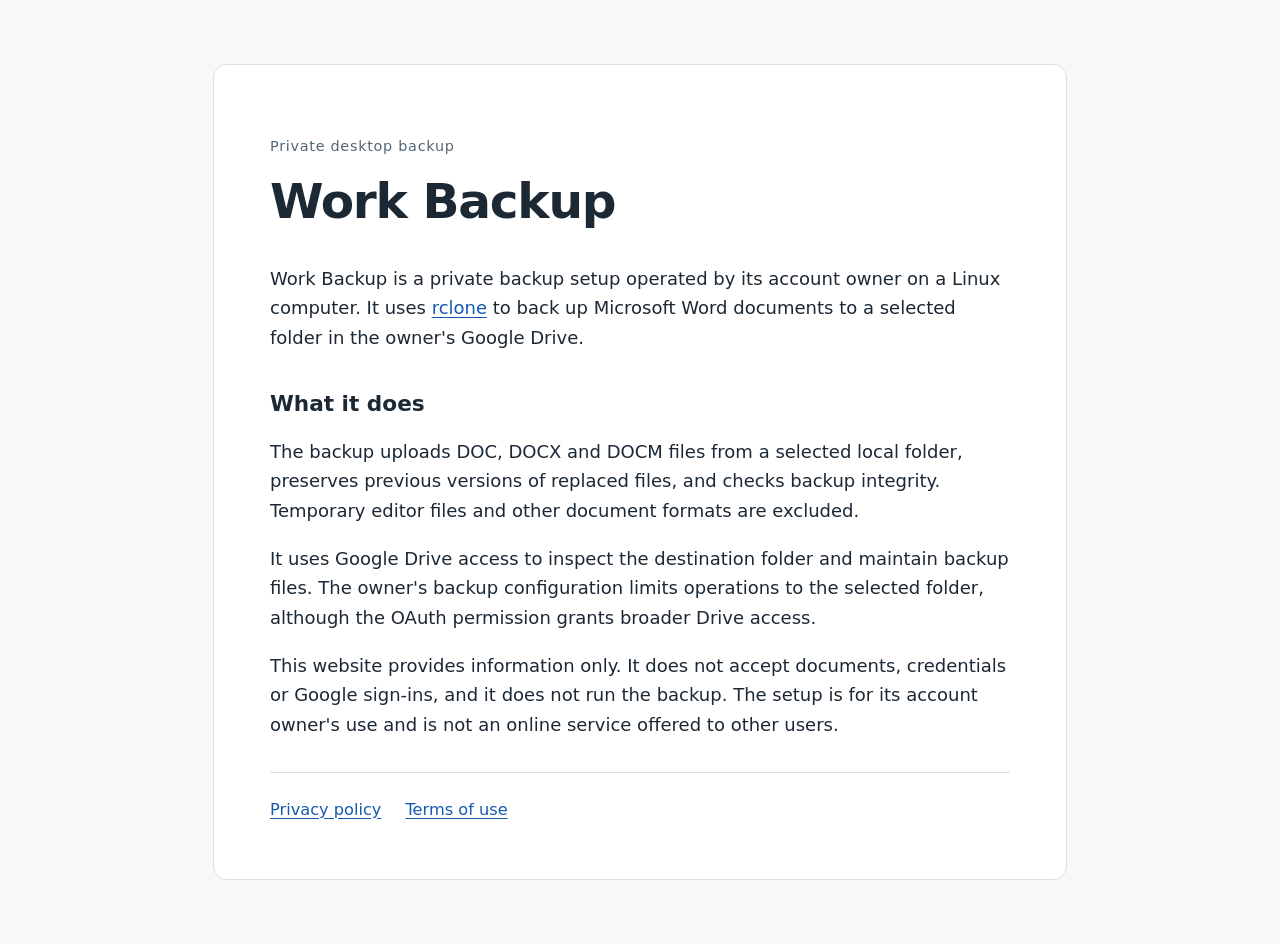
<file: index.html>
<!doctype html>
<html lang="en">
<meta charset="utf-8">
<meta name="viewport" content="width=device-width,initial-scale=1">
<title>Work Backup</title>
<link rel="stylesheet" href="styles.css">
<main>
  <p class="label">Private desktop backup</p>
  <h1>Work Backup</h1>
  <p>Work Backup is a private backup setup operated by its account owner on a Linux computer. It uses <a href="https://rclone.org/">rclone</a> to back up Microsoft Word documents to a selected folder in the owner's Google Drive.</p>
  <h2>What it does</h2>
  <p>The backup uploads DOC, DOCX and DOCM files from a selected local folder, preserves previous versions of replaced files, and checks backup integrity. Temporary editor files and other document formats are excluded.</p>
  <p>It uses Google Drive access to inspect the destination folder and maintain backup files. The owner's backup configuration limits operations to the selected folder, although the OAuth permission grants broader Drive access.</p>
  <p>This website provides information only. It does not accept documents, credentials or Google sign-ins, and it does not run the backup. The setup is for its account owner's use and is not an online service offered to other users.</p>
  <nav aria-label="Information"><a href="privacy.html">Privacy policy</a><a href="terms.html">Terms of use</a></nav>
</main>
</html>
</file>
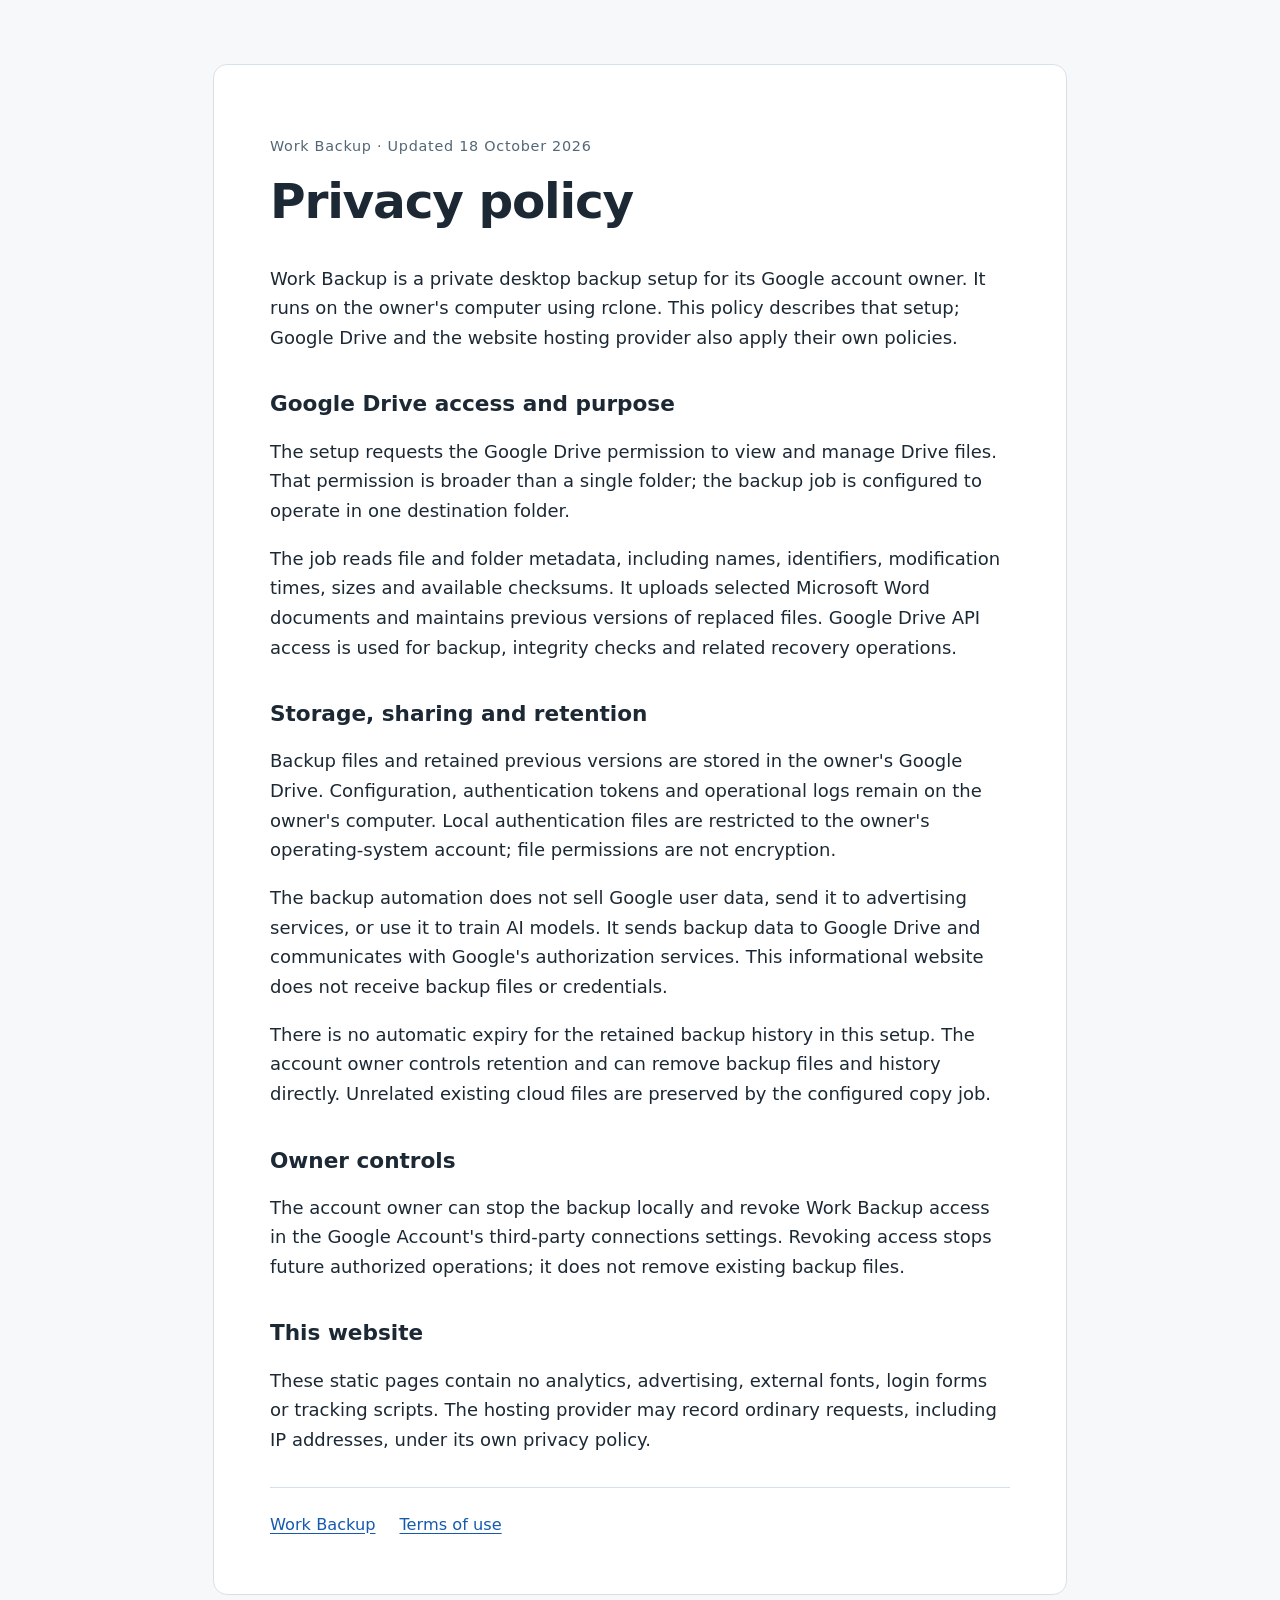
<file: privacy.html>
<!doctype html>
<html lang="en">
<meta charset="utf-8">
<meta name="viewport" content="width=device-width,initial-scale=1">
<title>Privacy policy — Work Backup</title>
<link rel="stylesheet" href="styles.css">
<main>
  <p class="label">Work Backup · Updated 18 October 2026</p>
  <h1>Privacy policy</h1>
  <p>Work Backup is a private desktop backup setup for its Google account owner. It runs on the owner's computer using rclone. This policy describes that setup; Google Drive and the website hosting provider also apply their own policies.</p>
  <h2>Google Drive access and purpose</h2>
  <p>The setup requests the Google Drive permission to view and manage Drive files. That permission is broader than a single folder; the backup job is configured to operate in one destination folder.</p>
  <p>The job reads file and folder metadata, including names, identifiers, modification times, sizes and available checksums. It uploads selected Microsoft Word documents and maintains previous versions of replaced files. Google Drive API access is used for backup, integrity checks and related recovery operations.</p>
  <h2>Storage, sharing and retention</h2>
  <p>Backup files and retained previous versions are stored in the owner's Google Drive. Configuration, authentication tokens and operational logs remain on the owner's computer. Local authentication files are restricted to the owner's operating-system account; file permissions are not encryption.</p>
  <p>The backup automation does not sell Google user data, send it to advertising services, or use it to train AI models. It sends backup data to Google Drive and communicates with Google's authorization services. This informational website does not receive backup files or credentials.</p>
  <p>There is no automatic expiry for the retained backup history in this setup. The account owner controls retention and can remove backup files and history directly. Unrelated existing cloud files are preserved by the configured copy job.</p>
  <h2>Owner controls</h2>
  <p>The account owner can stop the backup locally and revoke Work Backup access in the Google Account's third-party connections settings. Revoking access stops future authorized operations; it does not remove existing backup files.</p>
  <h2>This website</h2>
  <p>These static pages contain no analytics, advertising, external fonts, login forms or tracking scripts. The hosting provider may record ordinary requests, including IP addresses, under its own privacy policy.</p>
  <nav aria-label="Information"><a href="index.html">Work Backup</a><a href="terms.html">Terms of use</a></nav>
</main>
</html>
</file>
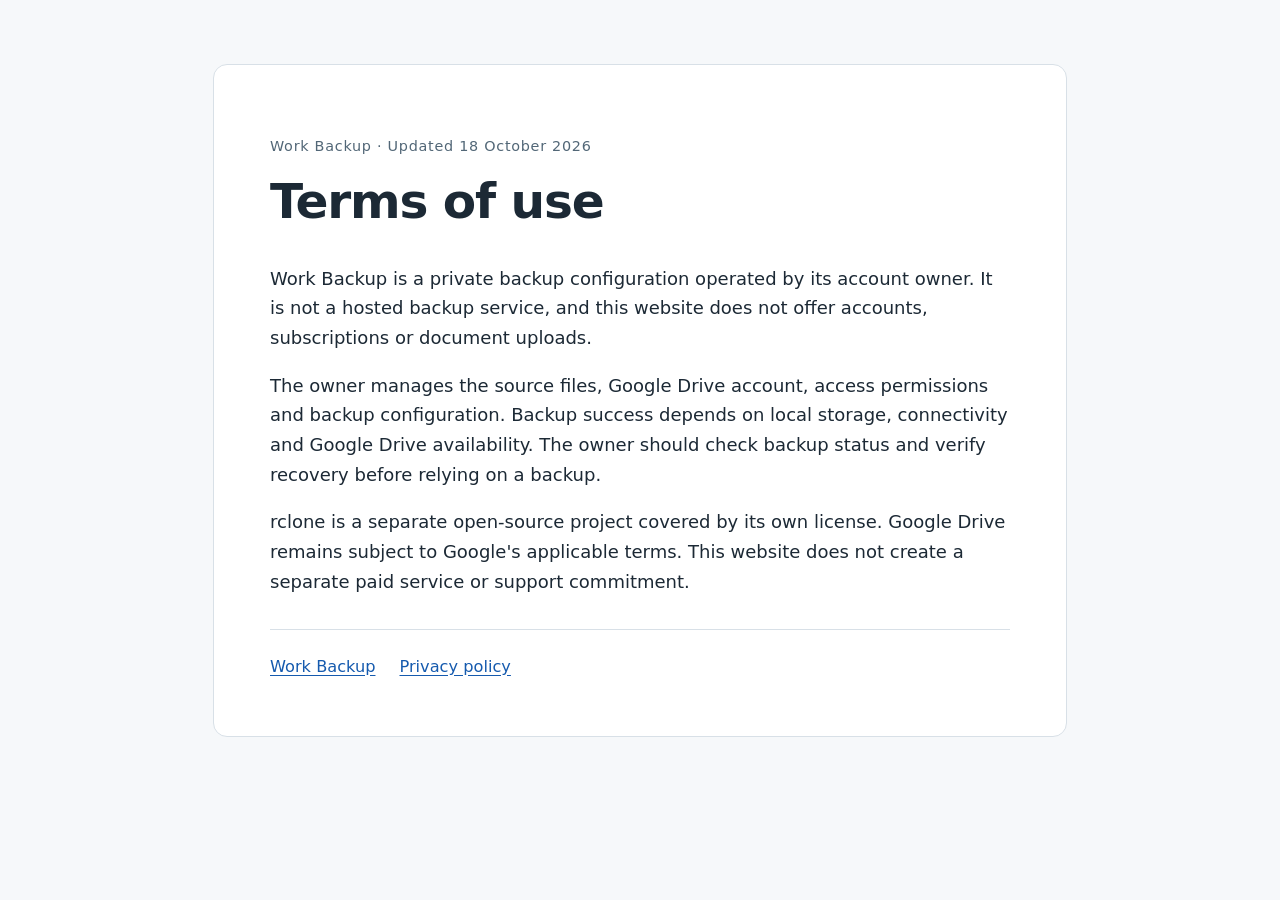
<file: terms.html>
<!doctype html>
<html lang="en">
<meta charset="utf-8">
<meta name="viewport" content="width=device-width,initial-scale=1">
<title>Terms of use — Work Backup</title>
<link rel="stylesheet" href="styles.css">
<main>
  <p class="label">Work Backup · Updated 18 October 2026</p>
  <h1>Terms of use</h1>
  <p>Work Backup is a private backup configuration operated by its account owner. It is not a hosted backup service, and this website does not offer accounts, subscriptions or document uploads.</p>
  <p>The owner manages the source files, Google Drive account, access permissions and backup configuration. Backup success depends on local storage, connectivity and Google Drive availability. The owner should check backup status and verify recovery before relying on a backup.</p>
  <p>rclone is a separate open-source project covered by its own license. Google Drive remains subject to Google's applicable terms. This website does not create a separate paid service or support commitment.</p>
  <nav aria-label="Information"><a href="index.html">Work Backup</a><a href="privacy.html">Privacy policy</a></nav>
</main>
</html>
</file>
<file: styles.css>
:root{font:18px/1.65 system-ui,sans-serif;color:#1c2935;background:#f6f8fa;color-scheme:light}
body{margin:0;padding:clamp(20px,5vw,64px) 20px}
main{max-width:740px;margin:auto;padding:clamp(24px,5vw,56px);background:#fff;border:1px solid #d8e0e7;border-radius:14px}
h1{font-size:clamp(2rem,6vw,2.7rem);line-height:1.15;letter-spacing:-.025em;margin:.3em 0 .7em}
h2{font-size:1.2rem;line-height:1.35;margin-top:1.7em}
p{margin:1em 0}
.label{font-size:.8rem;color:#526777;letter-spacing:.05em}
a{color:#155aae;text-underline-offset:3px}
a:focus-visible{outline:3px solid #9bc5ff;outline-offset:4px}
nav{display:flex;flex-wrap:wrap;gap:12px 24px;padding-top:24px;margin-top:32px;border-top:1px solid #d8e0e7;font-size:.9rem}
</file>
